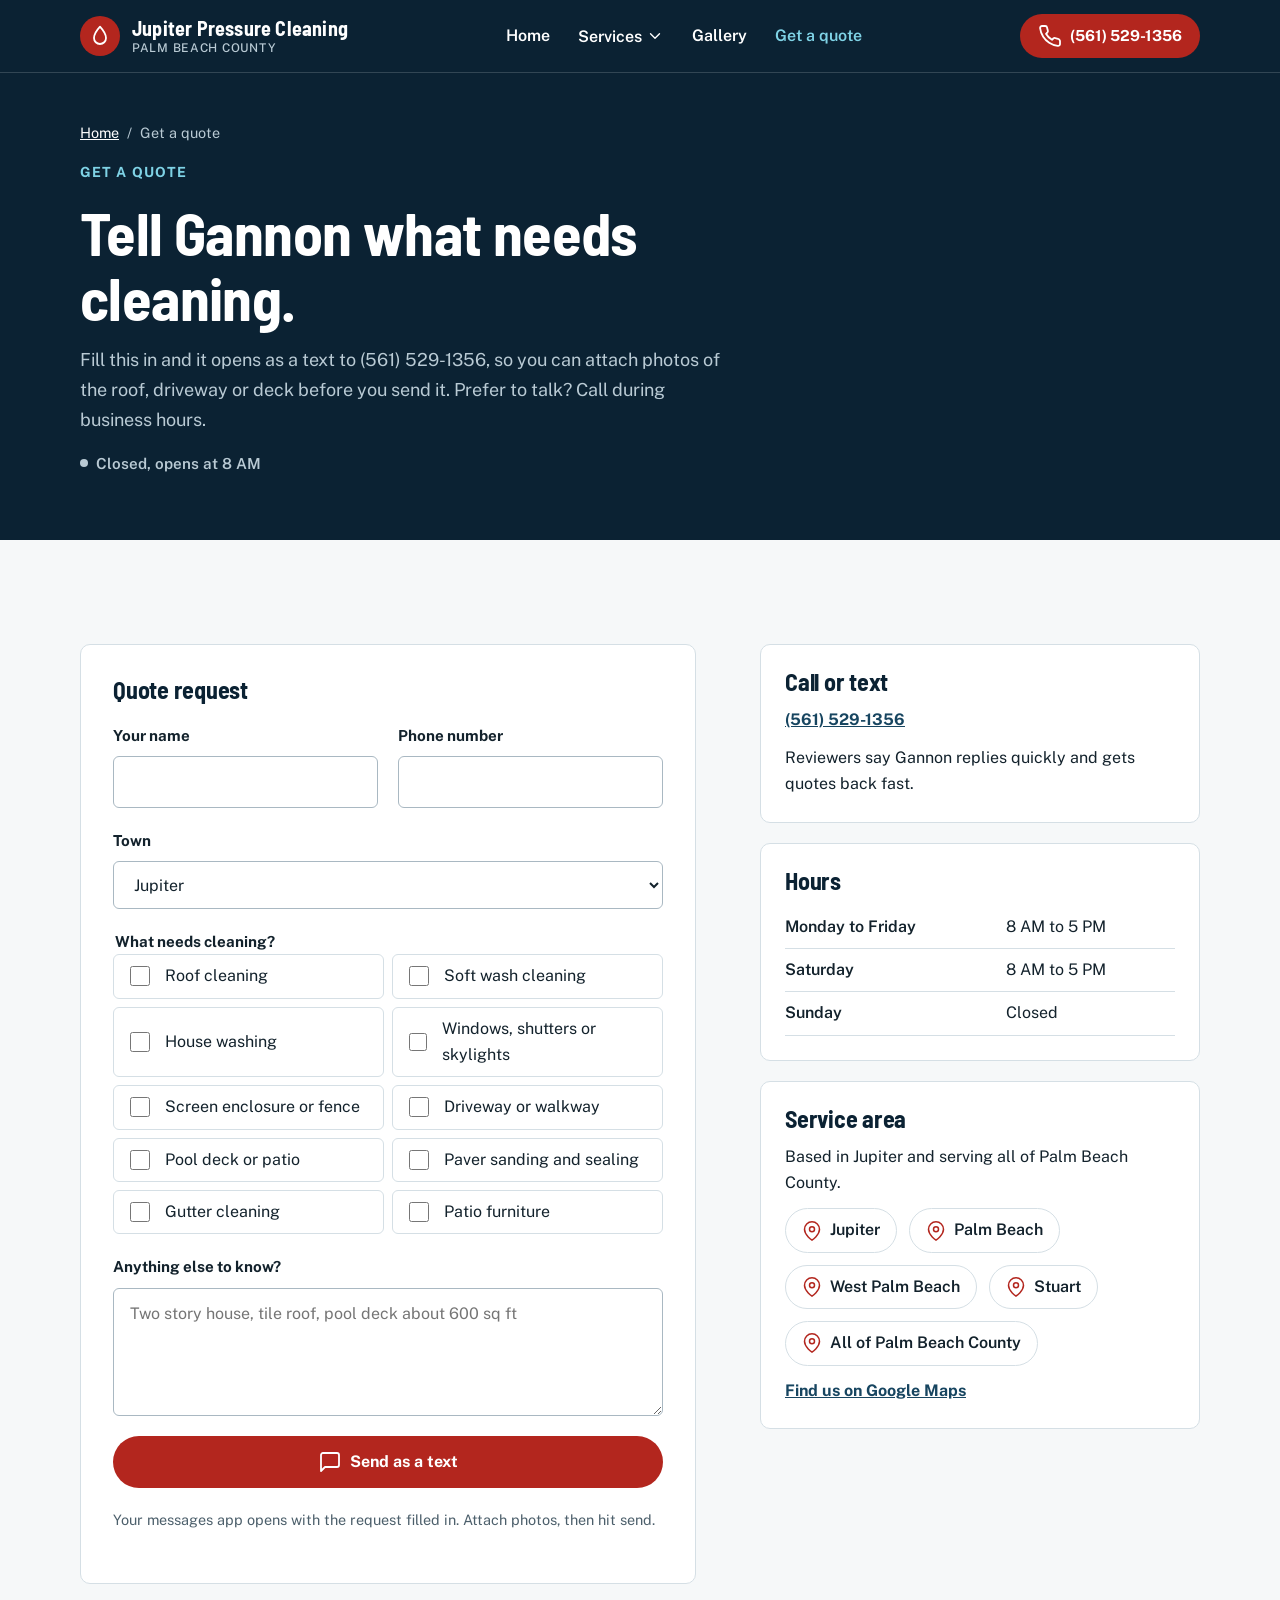
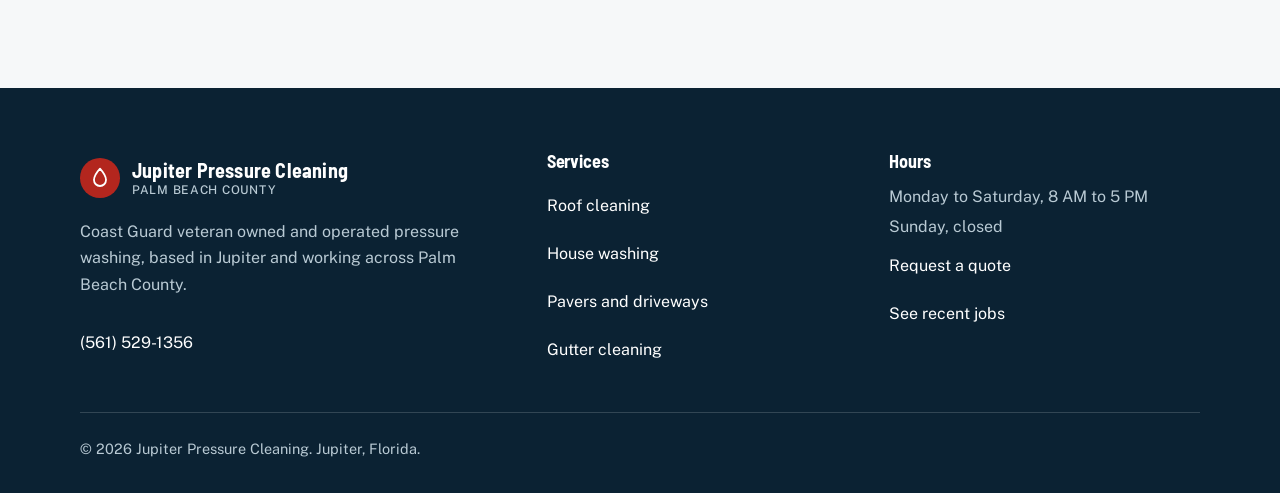
<file: contact.html>
<!doctype html>
<html lang="en" class="no-js">
<head>
  <meta charset="utf-8">
  <meta name="viewport" content="width=device-width, initial-scale=1">
  <title>Get a Pressure Washing Quote in Jupiter, FL | Jupiter Pressure Cleaning</title>
  <meta name="description" content="Request a pressure washing quote from Jupiter Pressure Cleaning. Call or text (561) 529-1356, Monday to Saturday 8 AM to 5 PM, or send the form with photos.">
  <meta name="robots" content="noindex,nofollow">
  <meta property="og:type" content="website">
  <meta property="og:title" content="Get a Pressure Washing Quote in Jupiter, FL | Jupiter Pressure Cleaning">
  <meta property="og:description" content="Request a pressure washing quote from Jupiter Pressure Cleaning. Call or text (561) 529-1356, Monday to Saturday 8 AM to 5 PM, or send the form with photos.">
  <meta property="og:image" content="https://lh3.googleusercontent.com/gps-cs-s/ANWiy9Sm66HvIa1bX4JYi-rh8JQmFADXg9TVpVCyVMSnNwRfoYxHGi8yLepm56Lxicjunyv2vFXoyWGZQ6Dqidc3_BgWgx_ksjayk9OzbOn_cFVwnmgWvOAGdGWC_YBXYAm9d3zSweEGfH9ruct-=w1200-h1200-n-k-no-v1">
  <meta name="theme-color" content="#0b2233">
  <link rel="preconnect" href="https://fonts.googleapis.com">
  <link rel="preconnect" href="https://fonts.gstatic.com" crossorigin>
  <link href="https://fonts.googleapis.com/css2?family=Barlow+Semi+Condensed:wght@600;700&family=Public+Sans:wght@400;500;600;700&display=swap" rel="stylesheet">
  <link rel="stylesheet" href="styles.css">
  <script type="application/ld+json">{
  "@context": "https://schema.org",
  "@type": "HomeAndConstructionBusiness",
  "name": "Jupiter Pressure Cleaning",
  "description": "Coast Guard veteran owned and operated pressure washing in Jupiter, FL, serving Palm Beach County: roof cleaning, house washing, soft wash, pavers, driveways and gutter cleaning.",
  "telephone": "+1-561-529-1356",
  "areaServed": [
    "Jupiter, FL",
    "Palm Beach, FL",
    "West Palm Beach, FL",
    "Stuart, FL",
    "Palm Beach County, FL"
  ],
  "address": {
    "@type": "PostalAddress",
    "addressLocality": "Jupiter",
    "addressRegion": "FL",
    "addressCountry": "US"
  },
  "openingHoursSpecification": [
    {
      "@type": "OpeningHoursSpecification",
      "dayOfWeek": [
        "Monday",
        "Tuesday",
        "Wednesday",
        "Thursday",
        "Friday",
        "Saturday"
      ],
      "opens": "08:00",
      "closes": "17:00"
    }
  ],
  "aggregateRating": {
    "@type": "AggregateRating",
    "ratingValue": "5.0",
    "reviewCount": "83"
  },
  "makesOffer": [
    {
      "@type": "Offer",
      "itemOffered": {
        "@type": "Service",
        "name": "Roof cleaning"
      }
    },
    {
      "@type": "Offer",
      "itemOffered": {
        "@type": "Service",
        "name": "House washing"
      }
    },
    {
      "@type": "Offer",
      "itemOffered": {
        "@type": "Service",
        "name": "Soft wash cleaning"
      }
    },
    {
      "@type": "Offer",
      "itemOffered": {
        "@type": "Service",
        "name": "Paver sanding and sealing"
      }
    },
    {
      "@type": "Offer",
      "itemOffered": {
        "@type": "Service",
        "name": "Driveway cleaning"
      }
    },
    {
      "@type": "Offer",
      "itemOffered": {
        "@type": "Service",
        "name": "Pool deck cleaning"
      }
    },
    {
      "@type": "Offer",
      "itemOffered": {
        "@type": "Service",
        "name": "Gutter cleaning"
      }
    }
  ]
}</script>
</head>
<body>
  <a class="skip-link" href="#main">Skip to content</a>
  <header class="site-header">
    <div class="container header-inner">
      <a class="brand" href="index.html" aria-label="Jupiter Pressure Cleaning home">
        <span class="brand-mark"><svg class="icon" viewBox="0 0 24 24" aria-hidden="true" focusable="false"><path d="M12 2.7s-6 6.6-6 11.3a6 6 0 0 0 12 0c0-4.7-6-11.3-6-11.3z"/></svg></span>
        <span class="brand-name">Jupiter Pressure Cleaning<small>Palm Beach County</small></span>
      </a>
      <nav class="site-nav" id="site-nav" aria-label="Main">
        <ul class="nav-links">
          <li><a href="index.html">Home</a></li>
          <li class="dropdown">
            <button class="dropdown-toggle" type="button" aria-expanded="false" aria-controls="services-menu">Services <svg class="icon" viewBox="0 0 24 24" aria-hidden="true" focusable="false"><path d="m6 9 6 6 6-6"/></svg></button>
            <ul class="dropdown-menu" id="services-menu"><li><a href="roof-cleaning.html">Roof cleaning</a></li><li><a href="house-washing.html">House washing</a></li><li><a href="pavers-driveways.html">Pavers and driveways</a></li><li><a href="gutter-cleaning.html">Gutter cleaning</a></li></ul>
          </li>
          <li><a href="gallery.html">Gallery</a></li>
          <li><a href="contact.html" aria-current="page">Get a quote</a></li>
        </ul>
      </nav>
      <a class="btn btn-primary btn-sm header-cta" href="tel:+15615291356"><svg class="icon" viewBox="0 0 24 24" aria-hidden="true" focusable="false"><path d="M22 16.9v3a2 2 0 0 1-2.2 2 19.8 19.8 0 0 1-8.6-3.1 19.5 19.5 0 0 1-6-6A19.8 19.8 0 0 1 2.1 4.2 2 2 0 0 1 4.1 2h3a2 2 0 0 1 2 1.7c.1.9.4 1.8.7 2.7a2 2 0 0 1-.5 2.1L8 9.8a16 16 0 0 0 6 6l1.3-1.3a2 2 0 0 1 2.1-.4c.9.3 1.8.6 2.7.7a2 2 0 0 1 1.7 2z"/></svg> (561) 529-1356</a>
      <button class="nav-toggle" type="button" aria-expanded="false" aria-controls="site-nav" aria-label="Open menu"><svg class="icon" viewBox="0 0 24 24" aria-hidden="true" focusable="false"><path d="M3 6h18"/><path d="M3 12h18"/><path d="M3 18h18"/></svg></button>
    </div>
  </header>
  <main id="main">
    <section class="page-hero">
      <div class="container">
        <nav class="breadcrumb" aria-label="Breadcrumb"><ol><li><a href="index.html">Home</a></li><li aria-current="page">Get a quote</li></ol></nav>
        <p class="eyebrow">Get a quote</p>
        <h1>Tell Gannon what needs cleaning.</h1>
        <p class="lede">Fill this in and it opens as a text to (561) 529-1356, so you can attach photos of the roof, driveway or deck before you send it. Prefer to talk? Call during business hours.</p>
        <div class="hero-meta"><span class="open-badge" data-open-badge>Monday to Saturday, 8 AM to 5 PM</span></div>
      </div>
    </section>

    <section class="section" aria-labelledby="form-title">
      <div class="container contact-grid">
        <form class="form" id="quote-form" novalidate>
          <h2 id="form-title">Quote request</h2>
          <div class="form-row">
            <div class="field"><label for="q-name">Your name</label><input id="q-name" name="name" type="text" autocomplete="name" required></div>
            <div class="field"><label for="q-phone">Phone number</label><input id="q-phone" name="phone" type="tel" autocomplete="tel" required></div>
          </div>
          <div class="field"><label for="q-town">Town</label><select id="q-town" name="town"><option>Jupiter</option><option>Palm Beach</option><option>West Palm Beach</option><option>Stuart</option><option>Somewhere else in Palm Beach County</option></select></div>
          <fieldset class="fieldset">
            <legend>What needs cleaning?</legend>
            <div class="checks"><label class="check"><input type="checkbox" name="service" value="roof-cleaning" data-label="Roof cleaning"> Roof cleaning</label><label class="check"><input type="checkbox" name="service" value="soft-wash" data-label="Soft wash cleaning"> Soft wash cleaning</label><label class="check"><input type="checkbox" name="service" value="house-washing" data-label="House washing"> House washing</label><label class="check"><input type="checkbox" name="service" value="windows-shutters" data-label="Windows, shutters or skylights"> Windows, shutters or skylights</label><label class="check"><input type="checkbox" name="service" value="screen-enclosure" data-label="Screen enclosure or fence"> Screen enclosure or fence</label><label class="check"><input type="checkbox" name="service" value="pavers-driveways" data-label="Driveway or walkway"> Driveway or walkway</label><label class="check"><input type="checkbox" name="service" value="pool-deck" data-label="Pool deck or patio"> Pool deck or patio</label><label class="check"><input type="checkbox" name="service" value="paver-sealing" data-label="Paver sanding and sealing"> Paver sanding and sealing</label><label class="check"><input type="checkbox" name="service" value="gutter-cleaning" data-label="Gutter cleaning"> Gutter cleaning</label><label class="check"><input type="checkbox" name="service" value="patio-furniture" data-label="Patio furniture"> Patio furniture</label></div>
          </fieldset>
          <div class="field"><label for="q-details">Anything else to know?</label><textarea id="q-details" name="details" placeholder="Two story house, tile roof, pool deck about 600 sq ft"></textarea></div>
          <button class="btn btn-primary" type="submit"><svg class="icon" viewBox="0 0 24 24" aria-hidden="true" focusable="false"><path d="M21 15a2 2 0 0 1-2 2H7l-4 4V5a2 2 0 0 1 2-2h14a2 2 0 0 1 2 2z"/></svg> Send as a text</button>
          <p class="form-help">Your messages app opens with the request filled in. Attach photos, then hit send.</p>
          <p class="form-status" role="status" aria-live="polite"></p>
        </form>

        <div class="info-stack">
          <div class="info-card">
            <h2>Call or text</h2>
            <p><a href="tel:+15615291356">(561) 529-1356</a></p>
            <p>Reviewers say Gannon replies quickly and gets quotes back fast.</p>
          </div>
          <div class="info-card">
            <h2>Hours</h2>
            <table class="hours">
              <tr><th scope="row">Monday to Friday</th><td>8 AM to 5 PM</td></tr>
              <tr><th scope="row">Saturday</th><td>8 AM to 5 PM</td></tr>
              <tr><th scope="row">Sunday</th><td>Closed</td></tr>
            </table>
          </div>
          <div class="info-card">
            <h2>Service area</h2>
            <p>Based in Jupiter and serving all of Palm Beach County.</p>
            <ul class="area-list"><li><svg class="icon" viewBox="0 0 24 24" aria-hidden="true" focusable="false"><path d="M21 10c0 7-9 13-9 13S3 17 3 10a9 9 0 0 1 18 0z"/><circle cx="12" cy="10" r="3"/></svg> Jupiter</li><li><svg class="icon" viewBox="0 0 24 24" aria-hidden="true" focusable="false"><path d="M21 10c0 7-9 13-9 13S3 17 3 10a9 9 0 0 1 18 0z"/><circle cx="12" cy="10" r="3"/></svg> Palm Beach</li><li><svg class="icon" viewBox="0 0 24 24" aria-hidden="true" focusable="false"><path d="M21 10c0 7-9 13-9 13S3 17 3 10a9 9 0 0 1 18 0z"/><circle cx="12" cy="10" r="3"/></svg> West Palm Beach</li><li><svg class="icon" viewBox="0 0 24 24" aria-hidden="true" focusable="false"><path d="M21 10c0 7-9 13-9 13S3 17 3 10a9 9 0 0 1 18 0z"/><circle cx="12" cy="10" r="3"/></svg> Stuart</li><li><svg class="icon" viewBox="0 0 24 24" aria-hidden="true" focusable="false"><path d="M21 10c0 7-9 13-9 13S3 17 3 10a9 9 0 0 1 18 0z"/><circle cx="12" cy="10" r="3"/></svg> All of Palm Beach County</li></ul>
            <p><a href="https://www.google.com/maps/search/?api=1&amp;query=Jupiter+Pressure+Cleaning+Jupiter+FL">Find us on Google Maps</a></p>
          </div>
        </div>
      </div>
    </section>
  </main>
  
  <footer class="site-footer">
    <div class="container">
      <div class="footer-grid">
        <div class="footer-about">
          <a class="brand" href="index.html" aria-label="Jupiter Pressure Cleaning home">
            <span class="brand-mark"><svg class="icon" viewBox="0 0 24 24" aria-hidden="true" focusable="false"><path d="M12 2.7s-6 6.6-6 11.3a6 6 0 0 0 12 0c0-4.7-6-11.3-6-11.3z"/></svg></span>
            <span class="brand-name">Jupiter Pressure Cleaning<small>Palm Beach County</small></span>
          </a>
          <p>Coast Guard veteran owned and operated pressure washing, based in Jupiter and working across Palm Beach County.</p>
          <p><a href="tel:+15615291356">(561) 529-1356</a></p>
        </div>
        <div>
          <h2>Services</h2>
          <ul><li><a href="roof-cleaning.html">Roof cleaning</a></li><li><a href="house-washing.html">House washing</a></li><li><a href="pavers-driveways.html">Pavers and driveways</a></li><li><a href="gutter-cleaning.html">Gutter cleaning</a></li></ul>
        </div>
        <div>
          <h2>Hours</h2>
          <ul>
            <li>Monday to Saturday, 8 AM to 5 PM</li>
            <li>Sunday, closed</li>
            <li><a href="contact.html">Request a quote</a></li>
            <li><a href="gallery.html">See recent jobs</a></li>
          </ul>
        </div>
      </div>
      <p class="footer-bottom">&copy; <span data-year>2026</span> Jupiter Pressure Cleaning. Jupiter, Florida.</p>
    </div>
  </footer>
  <div class="action-bar" aria-label="Quick actions">
    <a class="btn btn-ghost-inverse" href="tel:+15615291356"><svg class="icon" viewBox="0 0 24 24" aria-hidden="true" focusable="false"><path d="M22 16.9v3a2 2 0 0 1-2.2 2 19.8 19.8 0 0 1-8.6-3.1 19.5 19.5 0 0 1-6-6A19.8 19.8 0 0 1 2.1 4.2 2 2 0 0 1 4.1 2h3a2 2 0 0 1 2 1.7c.1.9.4 1.8.7 2.7a2 2 0 0 1-.5 2.1L8 9.8a16 16 0 0 0 6 6l1.3-1.3a2 2 0 0 1 2.1-.4c.9.3 1.8.6 2.7.7a2 2 0 0 1 1.7 2z"/></svg> Call</a>
    <a class="btn btn-primary" href="contact.html">Get a quote</a>
  </div>
  <script src="script.js" defer></script>
</body>
</html>
</file>
<file: styles.css>
/* Jupiter Pressure Cleaning: shared styles */
:root {
  --navy-900: #0b2233;
  --navy-800: #10324a;
  --navy-700: #174560;
  --red: #b3261e;
  --red-dark: #8f1d17;
  --aqua: #7fd3e6;
  --paper: #f6f8f9;
  --paper-2: #e9eff2;
  --white: #ffffff;
  --text: #13222c;
  --muted: #4c5f6b;
  --muted-inverse: #b9cad4;
  --line: #d5dfe5;
  --line-inverse: rgba(255, 255, 255, 0.16);
  --radius: 10px;
  --radius-sm: 6px;
  --shadow: 0 1px 2px rgba(11, 34, 51, 0.06), 0 8px 24px rgba(11, 34, 51, 0.08);
  --container: 74rem;
  --font-head: "Barlow Semi Condensed", "Arial Narrow", Arial, sans-serif;
  --font-body: "Public Sans", system-ui, -apple-system, "Segoe UI", sans-serif;
  --fs-xl: clamp(2.25rem, 1.6rem + 3vw, 3.75rem);
  --fs-lg: clamp(1.75rem, 1.4rem + 1.6vw, 2.5rem);
  --fs-md: clamp(1.25rem, 1.15rem + 0.5vw, 1.5rem);
  --fs-lede: 1.125rem;
  --section: 4.5rem;
}
@media (min-width: 768px) { :root { --section: 6.5rem; } }

*, *::before, *::after { box-sizing: border-box; }
html { -webkit-text-size-adjust: 100%; scroll-behavior: smooth; }
body {
  margin: 0;
  font-family: var(--font-body);
  font-size: 1rem;
  line-height: 1.65;
  color: var(--text);
  background: var(--paper);
  padding-bottom: 4.5rem;
}
@media (min-width: 900px) { body { padding-bottom: 0; } }
img { max-width: 100%; display: block; }
a { color: var(--navy-700); }
h1, h2, h3, h4 {
  font-family: var(--font-head);
  font-weight: 700;
  line-height: 1.08;
  letter-spacing: -0.01em;
  margin: 0;
  color: var(--navy-900);
}
h1 { font-size: var(--fs-xl); }
h2 { font-size: var(--fs-lg); }
h3 { font-size: var(--fs-md); }
p { margin: 0; }
ul { margin: 0; padding: 0; }

.container { width: 100%; max-width: var(--container); margin: 0 auto; padding: 0 1.25rem; }
@media (min-width: 768px) { .container { padding: 0 2rem; } }

.skip-link {
  position: absolute; left: 1rem; top: -4rem; z-index: 100;
  background: var(--white); color: var(--navy-900); padding: 0.75rem 1rem; border-radius: var(--radius-sm);
}
.skip-link:focus { top: 1rem; }
:focus-visible { outline: 3px solid var(--aqua); outline-offset: 3px; border-radius: 4px; }

.icon { width: 24px; height: 24px; flex: none; fill: none; stroke: currentColor; stroke-width: 1.8; stroke-linecap: round; stroke-linejoin: round; }

/* Buttons */
.btn {
  display: inline-flex; align-items: center; justify-content: center; gap: 0.5rem;
  min-height: 48px; padding: 0.75rem 1.5rem;
  font-family: var(--font-body); font-weight: 700; font-size: 1rem; line-height: 1.2;
  border-radius: 999px; border: 2px solid transparent; text-decoration: none; cursor: pointer;
  transition: background-color 0.2s, border-color 0.2s, color 0.2s;
}
.btn-primary { background: var(--red); color: var(--white); }
.btn-primary:hover { background: var(--red-dark); }
.btn-ghost { background: transparent; color: var(--navy-900); border-color: var(--navy-900); }
.btn-ghost:hover { background: var(--navy-900); color: var(--white); }
.btn-ghost-inverse { background: transparent; color: var(--white); border-color: rgba(255, 255, 255, 0.7); }
.btn-ghost-inverse:hover { background: var(--white); color: var(--navy-900); }
.btn-sm { min-height: 44px; padding: 0.5rem 1rem; font-size: 0.95rem; }
.btn-row { display: flex; flex-wrap: wrap; gap: 0.75rem; }

/* Header */
.site-header { position: sticky; top: 0; z-index: 50; background: var(--navy-900); color: var(--white); border-bottom: 1px solid var(--line-inverse); }
.header-inner { display: flex; align-items: center; justify-content: space-between; gap: 1rem; min-height: 4.5rem; }
.brand { display: flex; align-items: center; gap: 0.75rem; color: var(--white); text-decoration: none; }
.brand-mark { width: 2.5rem; height: 2.5rem; border-radius: 50%; background: var(--red); display: grid; place-items: center; }
.brand-mark .icon { color: var(--white); }
.brand-name { font-family: var(--font-head); font-weight: 700; font-size: 1.25rem; line-height: 1; letter-spacing: 0.01em; }
.brand-name small { display: block; font-family: var(--font-body); font-weight: 500; font-size: 0.75rem; letter-spacing: 0.06em; text-transform: uppercase; color: var(--muted-inverse); margin-top: 0.25rem; }

.nav-toggle {
  display: inline-flex; align-items: center; justify-content: center; width: 48px; height: 48px;
  background: transparent; border: 1px solid var(--line-inverse); border-radius: var(--radius-sm); color: var(--white); cursor: pointer;
}
.site-nav { display: none; }
.site-nav.open { display: block; position: absolute; top: 100%; left: 0; right: 0; background: var(--navy-900); border-bottom: 1px solid var(--line-inverse); padding: 0.5rem 1.25rem 1.5rem; }
.nav-links { list-style: none; display: flex; flex-direction: column; gap: 0.25rem; }
.nav-links a, .dropdown-toggle {
  display: flex; align-items: center; gap: 0.25rem; min-height: 44px; padding: 0.5rem 0.75rem;
  color: var(--white); text-decoration: none; font-weight: 600; font-size: 1rem; background: none; border: 0; cursor: pointer; font-family: var(--font-body); border-radius: var(--radius-sm); width: 100%;
}
.nav-links a:hover, .dropdown-toggle:hover { background: var(--navy-800); }
.nav-links a[aria-current="page"] { color: var(--aqua); }
.dropdown-menu { list-style: none; display: none; padding-left: 0.75rem; }
.dropdown.open .dropdown-menu { display: block; }
.dropdown-toggle .icon { width: 18px; height: 18px; transition: transform 0.2s; }
.dropdown.open .dropdown-toggle .icon { transform: rotate(180deg); }
.header-cta { display: none; }

@media (min-width: 900px) {
  .nav-toggle { display: none; }
  .site-nav, .site-nav.open { display: block; position: static; padding: 0; border: 0; background: none; }
  .nav-links { flex-direction: row; align-items: center; gap: 0.25rem; }
  .nav-links a, .dropdown-toggle { width: auto; }
  .dropdown { position: relative; }
  .dropdown-menu { position: absolute; top: calc(100% + 0.5rem); left: 0; min-width: 15rem; padding: 0.5rem; background: var(--white); border-radius: var(--radius); box-shadow: var(--shadow); }
  .dropdown-menu a { color: var(--navy-900); }
  .dropdown-menu a:hover { background: var(--paper-2); }
  .dropdown-menu a[aria-current="page"] { color: var(--red); }
  .header-cta { display: inline-flex; }
}

/* Open badge */
.open-badge { display: inline-flex; align-items: center; gap: 0.5rem; font-size: 0.95rem; font-weight: 600; }
.open-badge::before { content: ""; width: 0.5rem; height: 0.5rem; border-radius: 50%; background: var(--muted-inverse); }
.open-badge.is-open::before { background: #4cc38a; }

/* Hero */
.hero { position: relative; background: var(--navy-900); color: var(--white); overflow: hidden; }
.hero-media { position: absolute; inset: 0; }
.hero-media img { width: 100%; height: 100%; object-fit: cover; opacity: 0.32; }
.hero-media::after { content: ""; position: absolute; inset: 0; background: linear-gradient(90deg, rgba(11, 34, 51, 0.95) 0%, rgba(11, 34, 51, 0.7) 60%, rgba(11, 34, 51, 0.4) 100%); }
.hero-inner { position: relative; padding: 4.5rem 0; display: grid; gap: 1.5rem; max-width: 44rem; }
@media (min-width: 768px) { .hero-inner { padding: 6.5rem 0; } }
.hero h1 { color: var(--white); }
.hero .lede { color: var(--muted-inverse); }
.eyebrow { font-family: var(--font-body); font-size: 0.875rem; font-weight: 700; letter-spacing: 0.08em; text-transform: uppercase; color: var(--red); }
.hero .eyebrow, .band-dark .eyebrow { color: var(--aqua); }
.lede { font-size: var(--fs-lede); max-width: 40rem; color: var(--muted); }
.hero-meta { display: flex; flex-wrap: wrap; gap: 0.75rem 1.5rem; color: var(--muted-inverse); font-size: 0.95rem; }
.hero-meta span { display: inline-flex; align-items: center; gap: 0.5rem; }

.page-hero { background: var(--navy-900); color: var(--white); }
.page-hero .container { padding-top: 3rem; padding-bottom: 4rem; display: grid; gap: 1rem; }
.page-hero h1 { color: var(--white); max-width: 44rem; }
.page-hero .lede { color: var(--muted-inverse); }
.breadcrumb ol { list-style: none; display: flex; flex-wrap: wrap; gap: 0.5rem; padding: 0; margin: 0; font-size: 0.9rem; color: var(--muted-inverse); }
.breadcrumb li + li::before { content: "/"; margin-right: 0.5rem; }
.breadcrumb a { color: var(--white); }

/* Trust bar */
.trust-bar { background: var(--white); border-bottom: 1px solid var(--line); }
.trust-list { list-style: none; display: grid; grid-template-columns: repeat(2, 1fr); gap: 1rem; padding: 1.5rem 0; }
@media (min-width: 900px) { .trust-list { grid-template-columns: repeat(4, 1fr); } }
.trust-list li { display: flex; align-items: center; gap: 0.75rem; font-weight: 600; font-size: 0.95rem; line-height: 1.3; }
.trust-list .icon { color: var(--red); }

/* Sections */
.section { padding: var(--section) 0; }
.section-alt { background: var(--white); }
.band-dark { background: var(--navy-900); color: var(--white); }
.band-dark h2, .band-dark h3 { color: var(--white); }
.band-dark .lede, .band-dark p { color: var(--muted-inverse); }
.section-head { display: grid; gap: 1rem; margin-bottom: 2.5rem; max-width: 44rem; }

.grid { display: grid; gap: 1.25rem; }
@media (min-width: 640px) { .grid-2, .grid-4 { grid-template-columns: repeat(2, 1fr); } .grid-3 { grid-template-columns: repeat(2, 1fr); } }
@media (min-width: 1000px) { .grid-3 { grid-template-columns: repeat(3, 1fr); } .grid-4 { grid-template-columns: repeat(4, 1fr); } }

/* Cards */
.card { background: var(--white); border: 1px solid var(--line); border-radius: var(--radius); padding: 1.5rem; display: flex; flex-direction: column; gap: 0.75rem; }
.card .icon-wrap { width: 3rem; height: 3rem; border-radius: 50%; background: var(--paper-2); color: var(--navy-700); display: grid; place-items: center; }
.card p { color: var(--muted); }
.card .card-foot { margin-top: auto; padding-top: 0.5rem; }
.card-link { font-weight: 700; color: var(--red); text-decoration: none; display: inline-flex; align-items: center; gap: 0.25rem; min-height: 44px; }
.card-link:hover { text-decoration: underline; }
.service-card { padding: 0; overflow: hidden; }
.service-card img { aspect-ratio: 4 / 3; width: 100%; object-fit: cover; background: var(--paper-2); }
.service-card .card-body { padding: 1.5rem; display: flex; flex-direction: column; gap: 0.75rem; flex: 1; }
.tag-list { list-style: none; display: flex; flex-wrap: wrap; gap: 0.5rem; }
.tag-list li { font-size: 0.875rem; padding: 0.25rem 0.75rem; border-radius: 999px; background: var(--paper-2); color: var(--navy-800); }

/* Steps */
.steps { list-style: none; counter-reset: step; display: grid; gap: 1.25rem; }
@media (min-width: 900px) { .steps { grid-template-columns: repeat(4, 1fr); } }
.steps li { counter-increment: step; display: grid; gap: 0.5rem; padding: 1.5rem; border-radius: var(--radius); background: var(--navy-800); border: 1px solid var(--line-inverse); }
.steps li::before { content: counter(step); font-family: var(--font-head); font-weight: 700; font-size: 2rem; line-height: 1; color: var(--aqua); }

/* Split */
.split { display: grid; gap: 2.5rem; align-items: center; }
@media (min-width: 900px) { .split { grid-template-columns: 1fr 1fr; gap: 4rem; } }
.split-media img { border-radius: var(--radius); aspect-ratio: 1 / 1; object-fit: cover; width: 100%; background: var(--paper-2); }
.split-copy { display: grid; gap: 1.25rem; }
.check-list { list-style: none; display: grid; gap: 0.75rem; }
.check-list li { display: flex; gap: 0.75rem; align-items: flex-start; }
.check-list .icon { color: var(--red); margin-top: 0.125rem; }
.band-dark .check-list .icon { color: var(--aqua); }

/* Reviews */
.rating-line { display: flex; align-items: center; flex-wrap: wrap; gap: 0.75rem; font-weight: 600; }
.stars { display: inline-flex; gap: 0.125rem; color: #e0a526; }
.stars .icon { width: 20px; height: 20px; fill: currentColor; stroke: currentColor; stroke-width: 1; }
.quote { margin: 0; display: flex; flex-direction: column; gap: 1rem; }
.quote blockquote { margin: 0; font-size: var(--fs-lede); line-height: 1.5; color: var(--text); }
.quote figcaption { margin-top: auto; font-weight: 700; color: var(--navy-700); font-size: 0.95rem; }

/* Work strip and gallery */
.work-strip { display: grid; grid-template-columns: repeat(2, 1fr); gap: 0.75rem; }
@media (min-width: 768px) { .work-strip { grid-template-columns: repeat(4, 1fr); } }
.work-strip img, .gallery-grid img { aspect-ratio: 1 / 1; object-fit: cover; width: 100%; border-radius: var(--radius-sm); background: var(--paper-2); }
.gallery-grid { display: grid; grid-template-columns: repeat(2, 1fr); gap: 0.75rem; }
@media (min-width: 768px) { .gallery-grid { grid-template-columns: repeat(3, 1fr); gap: 1rem; } }
.gallery-item { padding: 0; border: 0; background: none; cursor: zoom-in; border-radius: var(--radius-sm); display: block; width: 100%; }
.gallery-item img { transition: opacity 0.2s; }
.gallery-item:hover img { opacity: 0.88; }
.lightbox { position: fixed; inset: 0; z-index: 200; background: rgba(6, 18, 27, 0.94); display: none; align-items: center; justify-content: center; padding: 4rem 1.25rem; }
.lightbox.open { display: flex; }
.lightbox img { max-height: 80vh; width: auto; max-width: 100%; border-radius: var(--radius-sm); }
.lightbox-btn { position: absolute; width: 48px; height: 48px; border-radius: 50%; border: 1px solid var(--line-inverse); background: var(--navy-900); color: var(--white); display: grid; place-items: center; cursor: pointer; }
.lightbox-close { top: 1rem; right: 1rem; }
.lightbox-prev { left: 1rem; top: 50%; transform: translateY(-50%); }
.lightbox-next { right: 1rem; top: 50%; transform: translateY(-50%); }
.lightbox-count { position: absolute; bottom: 1.5rem; left: 0; right: 0; text-align: center; color: var(--muted-inverse); font-size: 0.9rem; }

/* Area */
.area-list { list-style: none; display: flex; flex-wrap: wrap; gap: 0.75rem; }
.area-list li { display: inline-flex; align-items: center; gap: 0.5rem; padding: 0.5rem 1rem; border-radius: 999px; background: var(--white); border: 1px solid var(--line); font-weight: 600; }
.area-list .icon { color: var(--red); width: 20px; height: 20px; }

/* Service detail */
.detail-list { display: grid; gap: 1.25rem; }
@media (min-width: 768px) { .detail-list { grid-template-columns: repeat(2, 1fr); } }
.note { padding: 1.25rem 1.5rem; border-left: 4px solid var(--red); background: var(--white); border-radius: 0 var(--radius-sm) var(--radius-sm) 0; color: var(--muted); }
.note strong { color: var(--text); }

/* FAQ */
.faq { display: grid; gap: 0.75rem; max-width: 48rem; }
.faq details { background: var(--white); border: 1px solid var(--line); border-radius: var(--radius); }
.faq summary { cursor: pointer; padding: 1.25rem 1.5rem; font-weight: 700; list-style: none; display: flex; justify-content: space-between; align-items: center; gap: 1rem; min-height: 44px; }
.faq summary::-webkit-details-marker { display: none; }
.faq summary .icon { transition: transform 0.2s; color: var(--red); }
.faq details[open] summary .icon { transform: rotate(45deg); }
.faq .faq-body { padding: 0 1.5rem 1.25rem; color: var(--muted); }

/* CTA band */
.cta-band { background: var(--red); color: var(--white); }
.cta-band .container { padding-top: 4rem; padding-bottom: 4rem; display: grid; gap: 1.5rem; }
@media (min-width: 900px) { .cta-band .container { grid-template-columns: 1fr auto; align-items: center; } }
.cta-band h2 { color: var(--white); }
.cta-band p { color: #fbe4e2; max-width: 40rem; }
.cta-band .btn-primary { background: var(--white); color: var(--red-dark); }
.cta-band .btn-primary:hover { background: var(--paper-2); }

/* Contact */
.contact-grid { display: grid; gap: 2.5rem; }
@media (min-width: 900px) { .contact-grid { grid-template-columns: 1.4fr 1fr; gap: 4rem; align-items: start; } }
.form { display: grid; gap: 1.25rem; background: var(--white); border: 1px solid var(--line); border-radius: var(--radius); padding: 1.5rem; }
@media (min-width: 768px) { .form { padding: 2rem; } }
.form-row { display: grid; gap: 1.25rem; }
@media (min-width: 640px) { .form-row { grid-template-columns: 1fr 1fr; } }
.field { display: grid; gap: 0.5rem; }
.field label, .fieldset legend { font-weight: 700; font-size: 0.95rem; }
.field input, .field select, .field textarea {
  font: inherit; color: var(--text); padding: 0.75rem 1rem; min-height: 48px; border: 1px solid #a9b8c2; border-radius: var(--radius-sm); background: var(--white); width: 100%;
}
.field textarea { min-height: 8rem; resize: vertical; }
.fieldset { border: 0; padding: 0; margin: 0; display: grid; gap: 0.75rem; }
.checks { display: grid; gap: 0.5rem; }
@media (min-width: 640px) { .checks { grid-template-columns: 1fr 1fr; } }
.check { display: flex; align-items: center; gap: 0.75rem; min-height: 44px; padding: 0.5rem 0.75rem; border: 1px solid var(--line); border-radius: var(--radius-sm); cursor: pointer; }
.check input { width: 1.25rem; height: 1.25rem; accent-color: var(--red); }
.form-help { font-size: 0.9rem; color: var(--muted); }
.form-status { font-weight: 600; color: var(--navy-700); }
.info-stack { display: grid; gap: 1.25rem; }
.info-card { background: var(--white); border: 1px solid var(--line); border-radius: var(--radius); padding: 1.5rem; display: grid; gap: 0.75rem; }
.info-card a { font-weight: 700; }
.hours { width: 100%; border-collapse: collapse; }
.hours th, .hours td { text-align: left; padding: 0.5rem 0; border-bottom: 1px solid var(--line); font-weight: 400; }
.hours th { font-weight: 600; }

/* Footer */
.site-footer { background: var(--navy-900); color: var(--muted-inverse); padding: 4rem 0 2rem; }
.footer-grid { display: grid; gap: 2rem; }
@media (min-width: 768px) { .footer-grid { grid-template-columns: 1.4fr 1fr 1fr; } }
.footer-grid h2 { font-size: 1.125rem; color: var(--white); margin-bottom: 0.75rem; }
.footer-grid ul { list-style: none; display: grid; gap: 0.25rem; }
.footer-grid a { color: var(--white); text-decoration: none; display: inline-flex; min-height: 44px; align-items: center; }
.footer-grid a:hover { text-decoration: underline; }
.footer-about { display: grid; gap: 1rem; max-width: 24rem; }
.footer-bottom { margin-top: 2.5rem; padding-top: 1.5rem; border-top: 1px solid var(--line-inverse); font-size: 0.9rem; }

/* Mobile action bar */
.action-bar { position: fixed; left: 0; right: 0; bottom: 0; z-index: 60; display: grid; grid-template-columns: 1fr 1fr; gap: 0.5rem; padding: 0.5rem 0.75rem calc(0.5rem + env(safe-area-inset-bottom)); background: var(--navy-900); border-top: 1px solid var(--line-inverse); }
.action-bar .btn { min-height: 48px; padding: 0.5rem 1rem; }
@media (min-width: 900px) { .action-bar { display: none; } }

/* Reveal */
.reveal { opacity: 0; transform: translateY(16px); transition: opacity 0.5s ease, transform 0.5s ease; }
.reveal.in { opacity: 1; transform: none; }
.no-js .reveal { opacity: 1; transform: none; }
@media (prefers-reduced-motion: reduce) {
  html { scroll-behavior: auto; }
  .reveal { opacity: 1; transform: none; transition: none; }
  * { transition: none !important; }
}

.visually-hidden { position: absolute; width: 1px; height: 1px; overflow: hidden; clip: rect(0 0 0 0); white-space: nowrap; }
.cta-band .section-head { margin-bottom: 0; }
.page-hero .eyebrow { color: var(--aqua); }
.info-card h2, .form h2 { font-size: var(--fs-md); }
</file>
